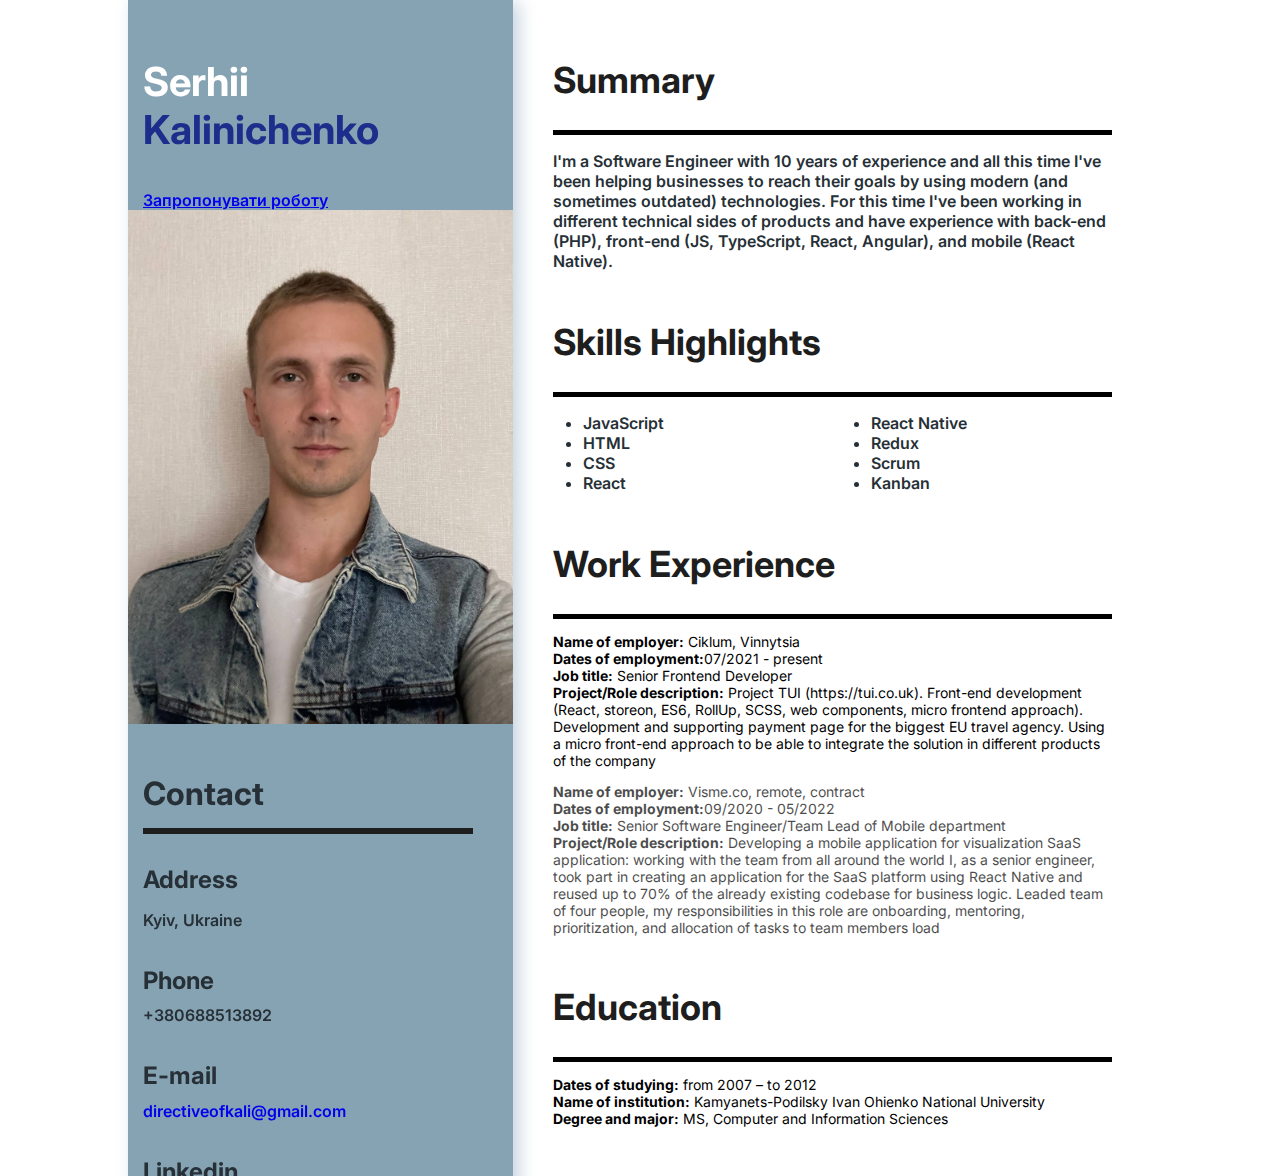
<file: index.html>
<!DOCTYPE html>
<html lang="en">
  <head>
    <meta charset="UTF-8" />
    <meta http-equiv="X-UA-Compatible" content="IE=edge" />
    <meta name="viewport" content="width=device-width, initial-scale=1.0" />
    <title>CV/ Kalinichenko</title>
    <link rel="stylesheet" href="./index.css" />
    <link rel="stylesheet" href="./main-styles.css" />
    <link rel="stylesheet" href="./darck-styles.css" />
    <link rel="preconnect" href="https://fonts.googleapis.com" />
    <link rel="preconnect" href="https://fonts.gstatic.com" crossorigin />
    <link
      href="https://fonts.googleapis.com/css2?family=Inter:wght@400;600&display=swap"
      rel="stylesheet"
    />
  </head>
  <body class="main-theme">
    <aside>
      <h1>
        <span class="span-name">Serhii</span> <br />
        <span class="span-last-name">Kalinichenko</span>
      </h1>
      <a href="./forms/hire-me.html">Запропонувати роботу</a>
      <img
        class="main-image"
        src="./photo_2022-12-14_21-19-30.jpg"
        alt="my photo"
        width="385px"
      />
      <address>
        <h2>Contact</h2>
        <h3>Address</h3>
        <p>Kyiv, Ukraine</p>
        <h3>Phone</h3>
        <a class="my-phone" href="tel:+380688513892">+380688513892</a>
        <h3>E-mail</h3>
        <a href="mailto:directiveofkali@gmail.com">directiveofkali@gmail.com</a>
        <h3>Linkedin</h3>
        <a href="https://www.linkedin.com/">www.linkedin.com</a>
      </address>
      <section>
        <h2>Languages</h2>
        <ul class="languages-list">
          <li>Ukrainian - C2</li>
          <li>English - B2</li>
        </ul>
      </section>
    </aside>
    <main>
      <section>
        <h2>Summary</h2>
        <p class="summary-text">
          I'm a Software Engineer with 10 years of experience and all this time
          I've been helping businesses to reach their goals by using modern (and
          sometimes outdated) technologies. For this time I've been working in
          different technical sides of products and have experience with
          back-end (PHP), front-end (JS, TypeScript, React, Angular), and mobile
          (React Native).
        </p>
      </section>
      <section>
        <h2>Skills Highlights</h2>
        <ul class="skills-list">
          <li>JavaScript</li>
          <li>HTML</li>
          <li>CSS</li>
          <li>React</li>
          <li>React Native</li>
          <li>Redux</li>
          <li>Scrum</li>
          <li>Kanban</li>
        </ul>
      </section>
      <section>
        <h2>Work Experience</h2>
        <p class="work-experience-text">
          <b>Name of employer:</b> Ciklum, Vinnytsia <br />
          <b>Dates of employment:</b>07/2021 - present <br />
          <b>Job title:</b> Senior Frontend Developer <br />
          <b>Project/Role description:</b> Project TUI (https://tui.co.uk).
          Front-end development (React, storeon, ES6, RollUp, SCSS, web
          components, micro frontend approach). Development and supporting
          payment page for the biggest EU travel agency. Using a micro front-end
          approach to be able to integrate the solution in different products of
          the company
        </p>
        <p class="work-experience-text opacity-text">
          <b>Name of employer:</b> Visme.co, remote, contract <br />
          <b>Dates of employment:</b>09/2020 - 05/2022 <br />
          <b>Job title:</b> Senior Software Engineer/Team Lead of Mobile
          department <br />
          <b>Project/Role description:</b> Developing a mobile application for
          visualization SaaS application: working with the team from all around
          the world I, as a senior engineer, took part in creating an
          application for the SaaS platform using React Native and reused up to
          70% of the already existing codebase for business logic. Leaded team
          of four people, my responsibilities in this role are onboarding,
          mentoring, prioritization, and allocation of tasks to team members
          load
        </p>
      </section>
      <section>
        <h2>Education</h2>
        <p class="education-text">
          <b>Dates of studying:</b> from 2007 – to 2012 <br />
          <b>Name of institution:</b> Kamyanets-Podilsky Ivan Ohienko National
          University <br />
          <b>Degree and major:</b> MS, Computer and Information Sciences
        </p>
      </section>
    </main>
  </body>
</html>
</file>
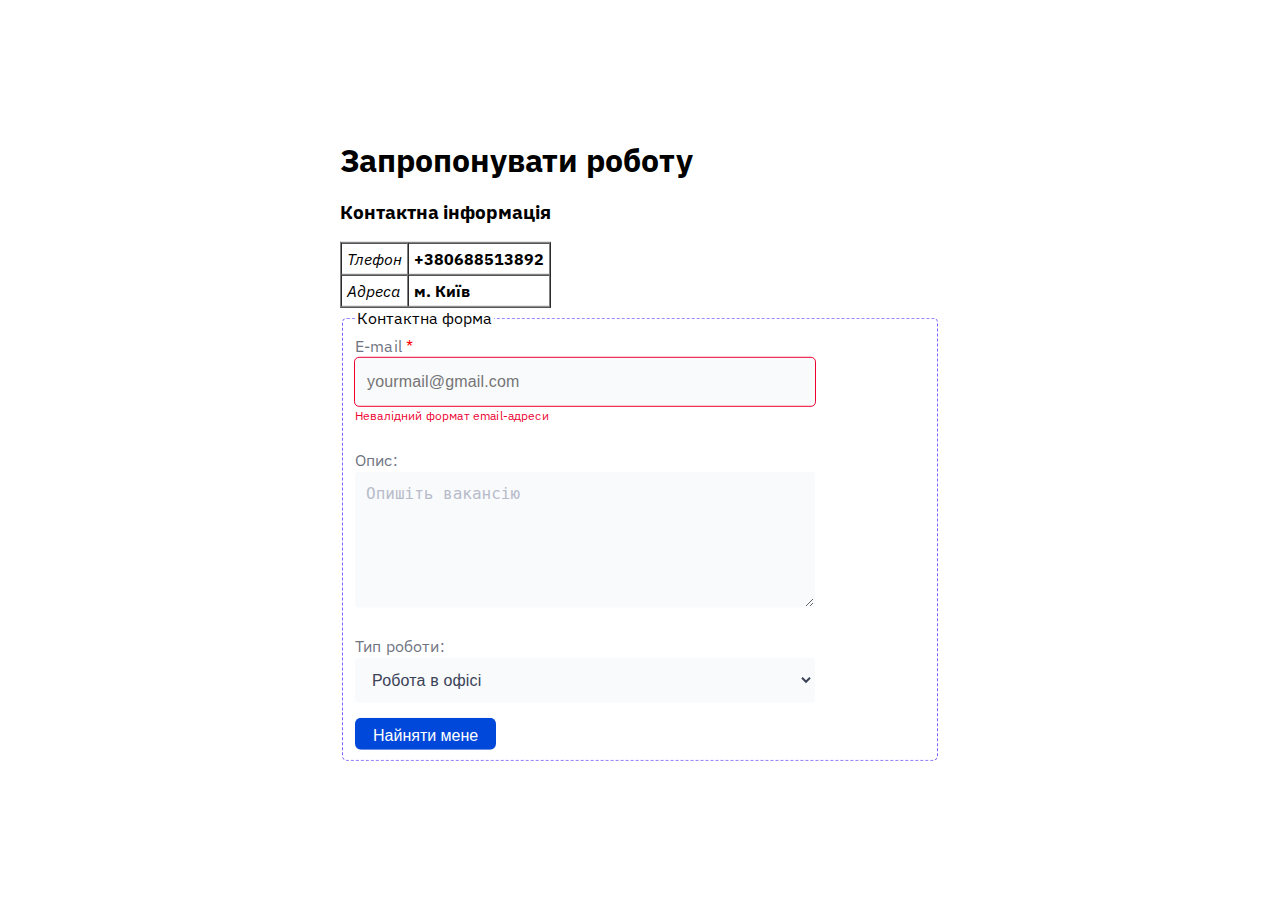
<file: forms/hire-me.html>
<!DOCTYPE html>
<html lang="en">
  <head>
    <meta charset="UTF-8" />
    <meta http-equiv="X-UA-Compatible" content="IE=edge" />
    <meta name="viewport" content="width=device-width, initial-scale=1.0" />
    <title>Offer</title>
    <link rel="stylesheet" href="./styles.css" />
    <link rel="preconnect" href="https://fonts.googleapis.com" />
    <link rel="preconnect" href="https://fonts.gstatic.com" crossorigin />
    <link
      href="https://fonts.googleapis.com/css2?family=IBM+Plex+Sans:wght@400;500;700&display=swap"
      rel="stylesheet"
    />
  </head>
  <body>
    <header>
      <h1>Запропонувати роботу</h1>
    </header>

    <div>
      <h3>Контактна інформація</h3>
    </div>
    <table border="1" cellspacing="0" cellpadding="5">
      <tbody>
        <tr>
          <td><em>Тлефон</em></td>
          <td><b>+380688513892</b></td>
        </tr>
        <tr>
          <td><em>Адреса</em></td>
          <td><b>м. Київ</b></td>
        </tr>
      </tbody>
    </table>

    <form>
      <fieldset>
        <legend>Контактна форма</legend>
        <label for="email">
          E-mail <span style="color: red">*</span> <br />
          <input
            id="email"
            type="email"
            pattern="^\S+@\S+\.\S+$"
            required
            name="email"
            placeholder="yourmail@gmail.com"
          />
          <span class="error-message">Невалідний формат email-адреси</span>
          <span class="success-message">Валідний формат email-адреси</span>
        </label>
        <br />
        <label for="description"
          >Опис: <br />
          <textarea
            id="description"
            name="description"
            rows="5"
            cols="21"
            maxlength="255"
            placeholder="Опишіть вакансію"
          ></textarea>
        </label>
        <br />
        <label
          >Тип роботи: <br />
          <select name="worktype">
            <option value="work_in_the_office">Робота в офісі</option>
            <option value="remote_work">Віддалена робота</option>
            <option value="one_time_project">Разовий проект</option>
          </select>
        </label>
        <br />
        <input class="btn" type="submit" value="Найняти мене" />
      </fieldset>
    </form>
  </body>
</html>
</file>
<file: index.css>
* {
  box-sizing: border-box;
}

h1,
h2,
h3 {
  margin: 0;
}

body {
  display: flex;
  margin: 0 auto;

  color: var(--color-text-main);
  font-family: "Inter", sans-serif;
  font-weight: 600;
  width: 1024px;
  /* height: 1667px; */
}

@media screen and (max-width: 480px) {
  body {
    display: block;
    width: auto;
  }
}

h1 {
  margin-bottom: 36px;

  font-size: 40px;
  line-height: 48px;
}

ul {
  padding: 0;
}

aside {
  position: fixed;

  padding-top: 58px;
  flex-basis: 385px;
  background-color: var(--color-bacground-aside);
  box-shadow: rgba(136, 165, 191, 0.48) 6px 2px 16px 0px,
    rgba(255, 255, 255, 0.8) -6px -2px 16px 0px;

  animation: section-up 0.5s linear;
}

@media screen and (max-width: 480px) {
  aside {
    position: relative;
  }
}

@keyframes section-up {
  from {
    margin-top: 50vh;
    opacity: 0;
  }
  to {
    margin-top: 0;
    opacity: 1;
  }
}

aside h2 {
  margin-bottom: 31px;
  padding-bottom: 15px;

  font-size: 32px;
  line-height: 39px;

  border-bottom: 6px solid var(--color-text-secondary);
}

aside li {
  margin-bottom: 15px;
}

.span-name {
  font-size: 40px;
  line-height: 48px;

  color: #ffffff;
}

.span-last-name {
  font-size: 40px;
  line-height: 48px;

  color: #1c2e8c;
}

h1,
h2,
h3,
p,
a,
ul {
  margin-left: var(--margin-left-aside);
  margin-right: var(--margin-right-aside);
}

@media screen and (max-width: 480px) {
  h1,
  h2,
  h3,
  p,
  a,
  ul {
    margin-left: 20px;
    margin-right: 20px;
  }
}

.main-image {
  display: block;
  margin-bottom: 50px;
  transition-property: transform;
  transition-duration: 250ms;
  transition-timing-function: linear;
}

.main-image:hover {
  transform: scale(150%) translate(64px, 86px);
  box-shadow: rgb(38, 57, 77) 0px 20px 30px -10px;
}

@media screen and (max-width: 480px) {
  .main-image {
    width: 100%;
  }
}

address {
  font-style: normal;
}

address h3 {
  margin-bottom: 11px;

  font-size: 24px;
  line-height: 29px;
}

address p {
  margin-bottom: 36px;
}

address a {
  display: block;
  margin-bottom: 36px;

  text-decoration: none;
}

.my-phone {
  font-size: 16px;
  line-height: 19px;

  color: #263036;
}

.languages-list {
  list-style: none;
  margin-top: 0;
  margin-bottom: 0;
}

@media screen and (max-width: 480px) {
  .languages-list {
    padding-bottom: 40px;
  }
}

main {
  margin-left: var(--margin-left-main_section);
  padding-top: 58px;

  background-color: var(--color-bacground-main);

  animation: main-up 1s linear;
}

@keyframes main-up {
  from {
    margin-top: 50vh;
    opacity: 0;
  }
  to {
    margin-top: 0;
    opacity: 1;
  }
}

@media screen and (max-width: 480px) {
  main {
    padding-left: 0;
  }
}

main h2 {
  padding-bottom: var(--padding-bottom-H2title-main);

  font-size: 36px;
  line-height: 44px;

  color: var(--color-text-secondary);
  border-bottom: 5px solid #000000;
}

main section {
  margin-bottom: 49px;
}

.skills-list {
  columns: 2;
}

.skills-list li {
  margin-left: 30px;
}

.work-experience-text,
.education-text {
  font-weight: 400;
  font-size: 14px;
  line-height: 17px;

  color: #000000;
}

.opacity-text {
  opacity: 0.7;

  transition-property: opacity;
  transition-duration: 250ms;
  transition-timing-function: linear;
}

.opacity-text:hover {
  opacity: 1;
}

@media screen and (max-width: 480px) {
  .education-text {
    padding-bottom: 40px;
  }
}
</file>
<file: main-styles.css>
.main-theme {
  --color-text-main: #263036;
  --color-text-secondary: #1e1e1e;
  --color-bacground-aside: #86a3b4;
  --color-bacground-main: #fff;

  --padding-bottom-H2title-main: 28px;
  --margin-left-main_section: 410px;
  --margin-left-aside: 15px;
  --margin-right-aside: 40px;
}
</file>
<file: darck-styles.css>
.my-theme {
  --color-text-main: #f4eded;
  --color-text-secondary: #36827f;
  --color-bacground-aside: #877666;
  --color-bacground-main: #464d77;

  --padding-bottom-H2title-main: 20px;
  --margin-left-main_section: 410px;
  --margin-left-aside: 20px;
  --margin-right-aside: 20px;
}
</file>
<file: forms/styles.css>
* {
  box-sizing: border-box;
}

body {
  position: absolute;
  top: 50%;
  left: 50%;
  transform: translate(-50%, -50%);
  margin: 0;

  font-family: "IBM Plex Sans", sans-serif;
  width: 600px;
  max-height: 930px;
  /* outline: 1px solid tomato; */
}

h1 {
  margin: 0;
}

body::-webkit-scrollbar {
  width: 0;
}

form {
  animation: form-scale 1s linear;
}

@keyframes form-scale {
  from {
    transform: scale(2);
    opacity: 0;
  }
  to {
    transform: scale(1);
    opacity: 1;
  }
}

fieldset {
  border: 1px dashed #7b61ff;
  border-radius: 5px;
}

label {
  font-weight: 400;
  font-size: 16px;
  line-height: 1.5;
  /* identical to box height, or 24px */

  letter-spacing: 0.01em;

  /* Text / Secondary - Grey2 */

  color: #6f7482;
}

.error-message {
  display: block;

  font-weight: 400;
  font-size: 12px;
  line-height: 16px;

  color: #ed0131;
}

.success-message {
  display: none;

  font-weight: 400;
  font-size: 12px;
  line-height: 16px;

  color: #0e6245;
}

input[type="email"] {
  margin-bottom: 2px;
  padding: 10px;

  width: 460px;
  max-height: 48px;

  font-weight: 400;
  font-size: 16px;
  line-height: 150%;

  align-items: center;
  letter-spacing: 0.01em;

  color: #3b4256;

  background-color: #f8fafc;
  border-radius: 4px;
  border-color: transparent;
}

input[type="email"]:focus {
  outline: 1px solid #0048d9;
}

input[type="email"]:invalid {
  outline: 1px solid #ed0131;
}

input[type="email"]:valid {
  outline: 1px solid #0e6245;
}

input[type="email"]:valid ~ .error-message {
  display: none;
}

input[type="email"]:valid ~ .success-message {
  display: block;
}

input[type="email"]::placeholder {
  font-weight: 400;
  font-size: 16px;
  line-height: 143%;
}

textarea {
  margin-bottom: 20px;
  padding: 10px;
  width: 460px;
  max-height: 163px;

  font-weight: 400;
  font-size: 16px;
  line-height: 143%;

  color: #3b4256;

  background: #f8fafc;
  border-radius: 4px;
  border-color: transparent;
}

textarea::placeholder {
  font-weight: 400;
  font-size: 16px;
  line-height: 143%;

  color: #b8bcca;
}

textarea:focus {
  outline: 1px solid #0048d9;
}

select {
  margin-bottom: 15px;

  padding-top: 12px;
  padding-left: 12px;
  padding-bottom: 12px;
  padding-right: 48px;

  width: 460px;
  max-height: 48px;

  font-weight: 400;
  font-size: 16px;
  line-height: 150%;

  letter-spacing: 0.01em;

  color: #3b4256;

  background: #f8fafc;
  border-radius: 4px;
  border-color: transparent;
}

select:focus {
  outline: 1px solid #0048d9;
}

input[type="submit"] {
  padding: 4px 16px;
  max-height: 32px;

  font-weight: 500;
  font-size: 16px;
  line-height: 150%;

  color: #ffffff;

  background-color: #0048d9;
  border-radius: 6px;
  border-color: transparent;
}

input[type="submit"]:hover {
  background-color: #002266;
}
</file>
